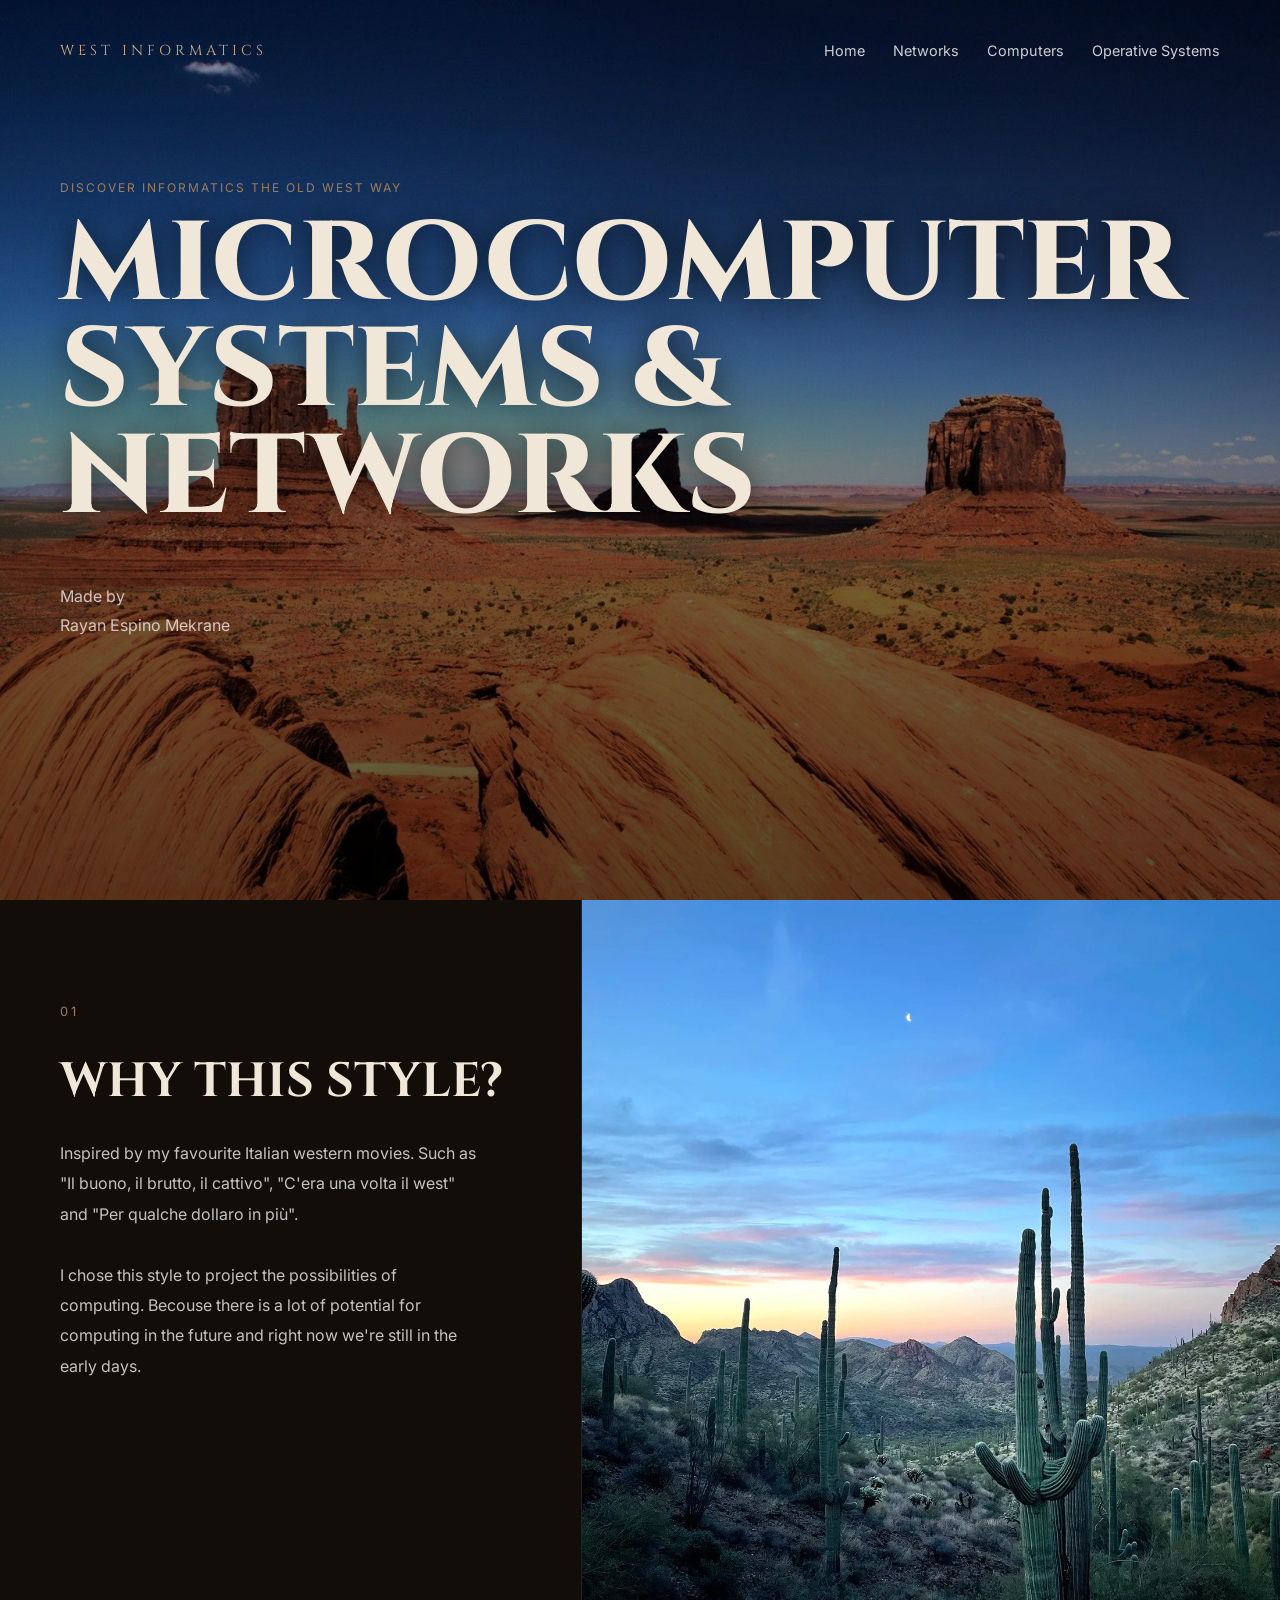
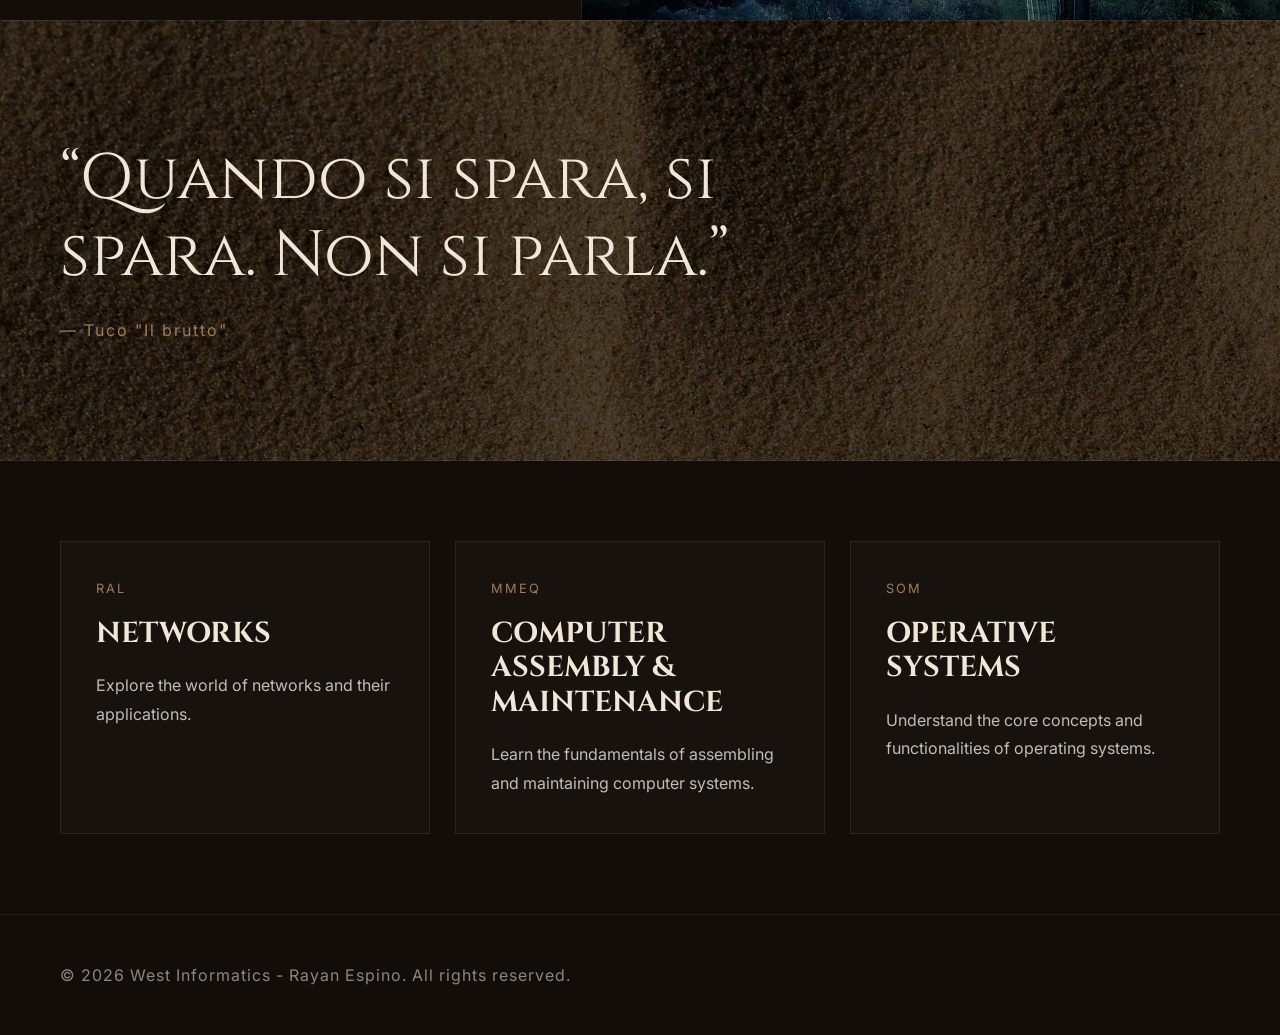
<file: index.html>
<!DOCTYPE html>
<html lang="en">
<head>
  <meta charset="UTF-8" />
  <meta name="viewport" content="width=device-width, initial-scale=1.0" />
  <title>WEST INFORMATICS</title>
  <link rel="icon" type="image/png" href="favicon.png">
  <link rel="preconnect" href="https://fonts.googleapis.com">
  <link rel="preconnect" href="https://fonts.gstatic.com" crossorigin>

  <link href="https://fonts.googleapis.com/css2?family=Cinzel:wght@400;600;800&family=Inter:wght@300;400;500&display=swap" rel="stylesheet">

  <link rel="stylesheet" href="./css/style.css" />
</head>
<body>

  <header class="hero">
    <div class="overlay"></div>

    <nav class="topbar">
      <div class="logo">WEST INFORMATICS</div>

      <ul>
        <li><a href="./index.html">Home</a></li>
        <li><a href="./pages/networks.html">Networks</a></li>
        <li><a href="./pages/computers.html">Computers</a></li>
        <li><a href="./pages/operative.html">Operative Systems</a></li>
      </ul>
    </nav>

    <div class="hero-content">
      <p class="small-line">DISCOVER INFORMATICS THE OLD WEST WAY</p>

      <h1>
        MICROCOMPUTER<br>
        SYSTEMS &<br>
        NETWORKS
      </h1>

      <div class="hero-bottom">
        <p>
          Made by<br>
          Rayan Espino Mekrane
        </p>
      </div>
    </div>
  </header>


  <!-- SECTION 1 -->
  <section class="split-section">
    <div class="text-block">
      <span class="section-number">01</span>

      <h2>WHY THIS STYLE?</h2>

      <p>
        Inspired by my favourite Italian western movies. Such as
        "Il buono, il brutto, il cattivo",
        "C'era una volta il west" and "Per qualche dollaro in più". <br><br>
        I chose this style to project the possibilities of computing.
        Becouse there is a lot of potential for computing in the future and right now we're still in the early days.<br>   
      </p>
    </div>

    <div class="image-panel"></div>
  </section>

  <!-- SECTION 2 -->
  <section class="quote-section">
    <div class="quote-wrap">
      <p class="quote">
        “Quando si spara, si spara. Non si parla.”
      </p>

      <span class="quote-author">— Tuco "Il brutto"</span>
    </div>
  </section>

  <!-- SECTION 3 -->
  <section class="cards-section">

    <div class="film-card">
      <span>RAL</span>
      <h3>NETWORKS</h3>
      <p>
        Explore the world of networks and their applications.
      </p>
    </div>

    <div class="film-card">
      <span>MMEQ</span>
      <h3>COMPUTER ASSEMBLY & MAINTENANCE</h3>
      <p>
        Learn the fundamentals of assembling and maintaining computer systems.
      </p>
    </div>

    <div class="film-card">
      <span>SOM</span>
      <h3>OPERATIVE SYSTEMS</h3>
      <p>
        Understand the core concepts and functionalities of operating systems.
      </p>
    </div>

  </section>

  <footer class="footer">
    <p>
      &copy; 2026 West Informatics - Rayan Espino. All rights reserved.
    </p>
  </footer>

  <script src="./js/script.js"></script>
</body>
</html>
</file>
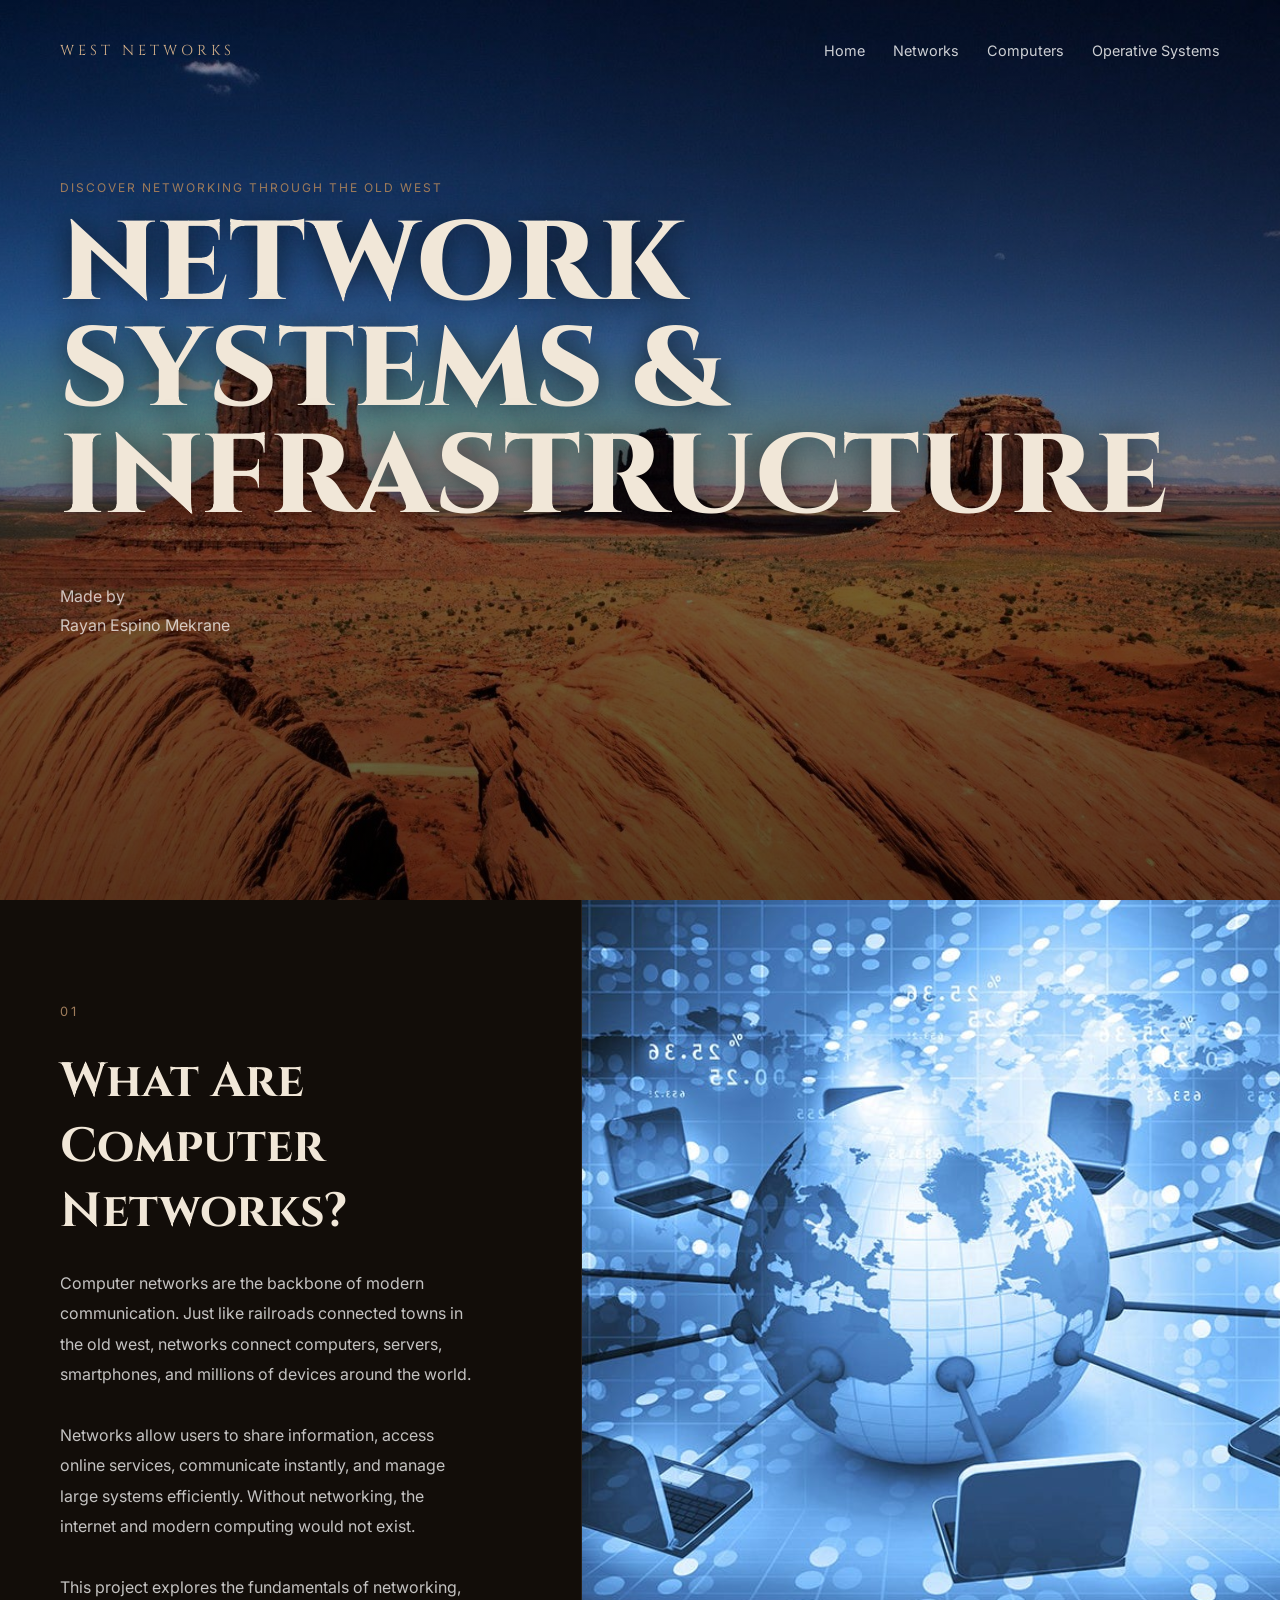
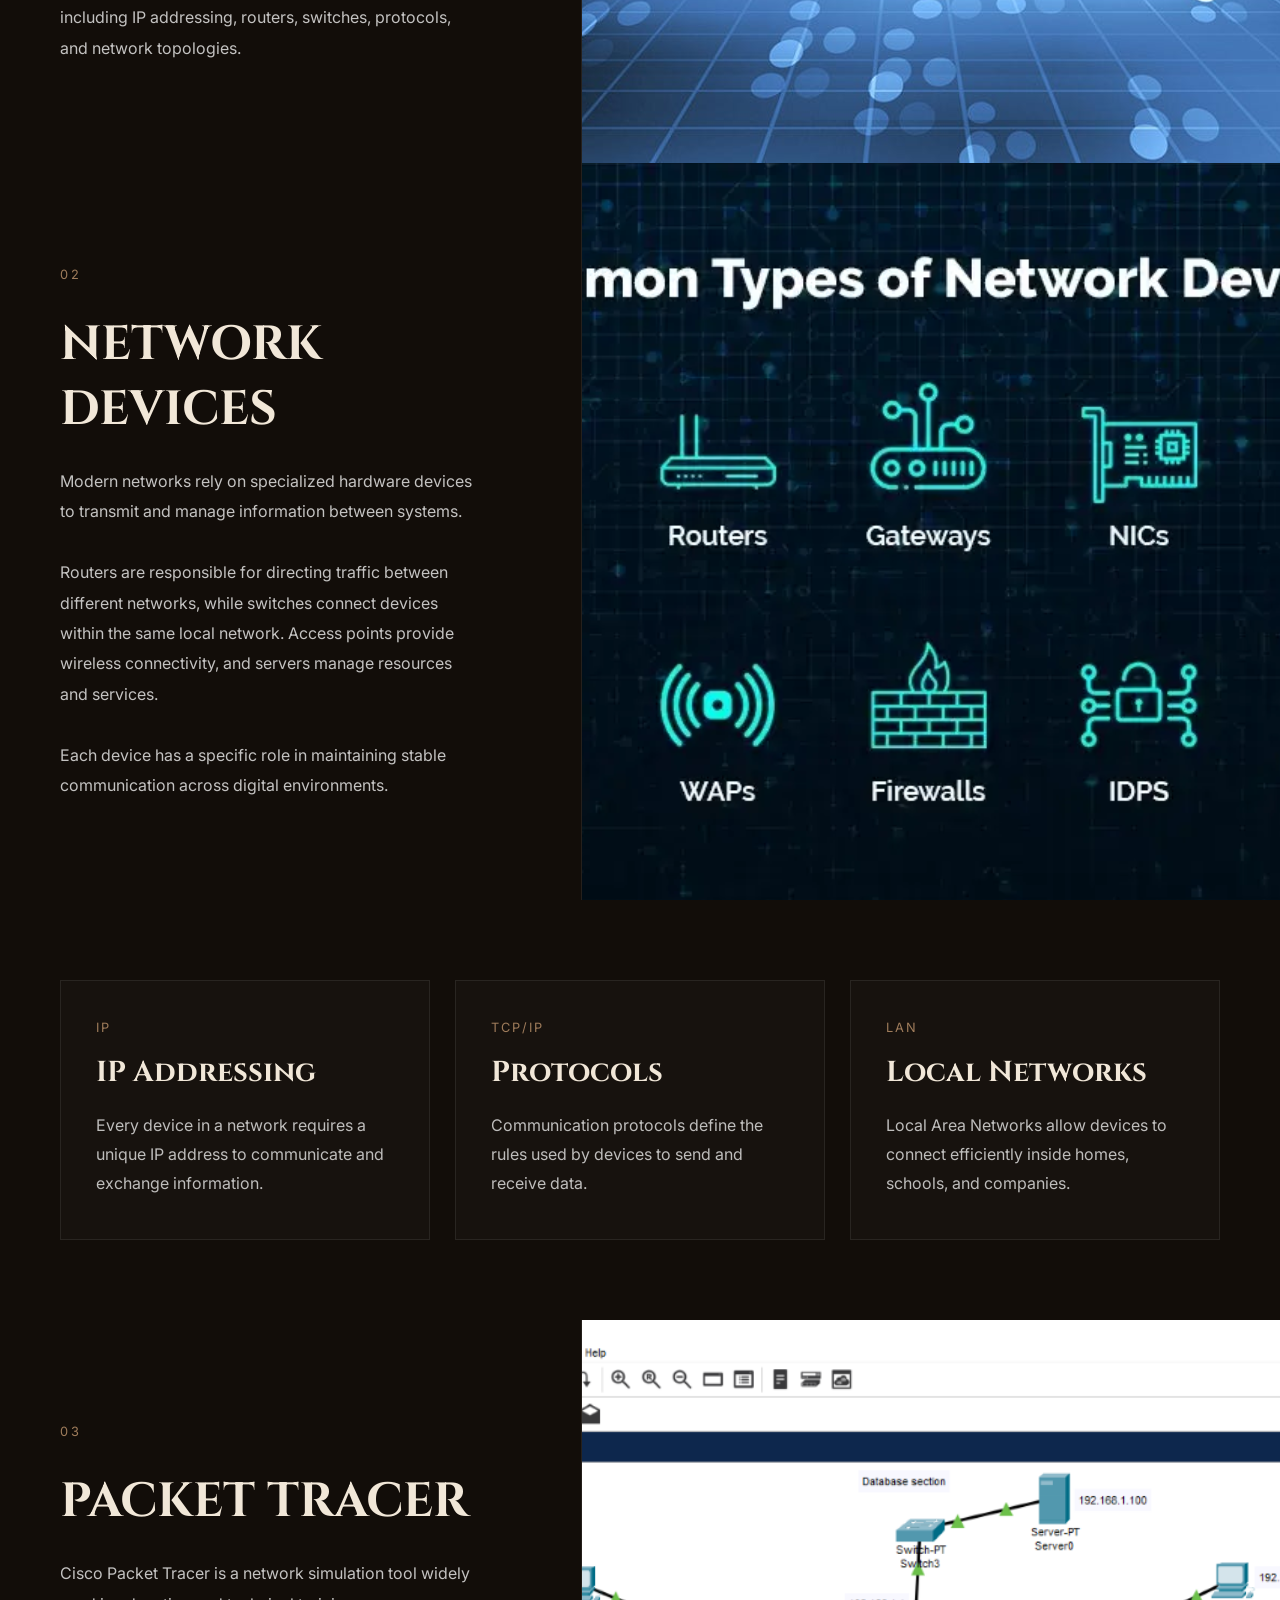
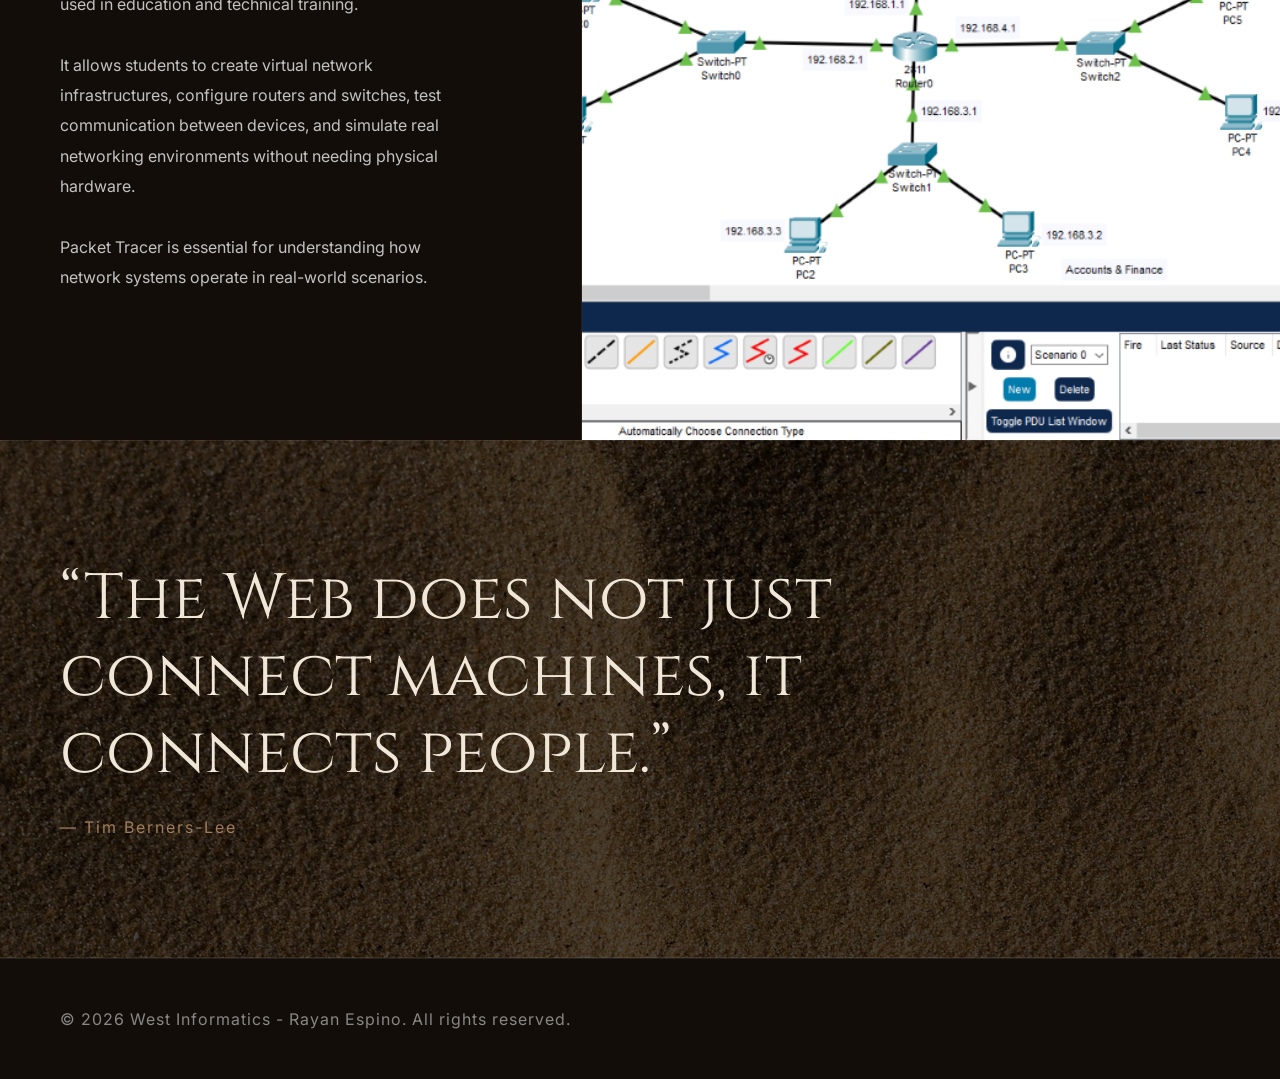
<file: pages/networks.html>
<!DOCTYPE html>
<html lang="en">
<head>
  <meta charset="UTF-8" />
  <meta name="viewport" content="width=device-width, initial-scale=1.0" />
  <title>WEST NETWORKS</title>
  <link rel="icon" type="image/png" href="../favicon.png">
  <link rel="preconnect" href="https://fonts.googleapis.com">
  <link rel="preconnect" href="https://fonts.gstatic.com" crossorigin>

  <link href="https://fonts.googleapis.com/css2?family=Cinzel:wght@400;600;800&family=Inter:wght@300;400;500&display=swap" rel="stylesheet">

  <link rel="stylesheet" href="../css/style.css" />
</head>
<body>

  <header class="hero">
    <div class="overlay"></div>

    <nav class="topbar">
      <div class="logo">WEST NETWORKS</div>

      <ul>
        <li><a href="../index.html">Home</a></li>
        <li><a href="./networks.html">Networks</a></li>
        <li><a href="./computers.html">Computers</a></li>
        <li><a href="./operative.html">Operative Systems</a></li>
      </ul>
    </nav>

    <div class="hero-content">
      <p class="small-line">DISCOVER NETWORKING THROUGH THE OLD WEST</p>

      <h1>
        NETWORK<br>
        SYSTEMS &<br>
        INFRASTRUCTURE
      </h1>

      <div class="hero-bottom">
        <p>
          Made by<br>
          Rayan Espino Mekrane
        </p>
      </div>
    </div>
  </header>


  <!-- SECTION 1 -->
  <section class="split-section">
    <div class="text-block">
      <span class="section-number">01</span>

      <h2>What Are Computer Networks?</h2>

      <p>
        Computer networks are the backbone of modern communication.
        Just like railroads connected towns in the old west,
        networks connect computers, servers, smartphones,
        and millions of devices around the world.<br><br>

        Networks allow users to share information,
        access online services, communicate instantly,
        and manage large systems efficiently.
        Without networking, the internet and modern computing
        would not exist.<br><br>

        This project explores the fundamentals of networking,
        including IP addressing, routers, switches,
        protocols, and network topologies.
      </p>
    </div>

    <div class="image-panel12"></div>
  </section>

  <!-- SECTION 2 -->
  <section class="split-section">
    <div class="text-block">
      <span class="section-number">02</span>

      <h2>NETWORK DEVICES</h2>

      <p>
        Modern networks rely on specialized hardware devices
        to transmit and manage information between systems.<br><br>

        Routers are responsible for directing traffic between
        different networks, while switches connect devices
        within the same local network.
        Access points provide wireless connectivity,
        and servers manage resources and services.<br><br>

        Each device has a specific role in maintaining
        stable communication across digital environments.
      </p>
    </div>

    <div class="image-panel13"></div>
  </section>


  <!-- SECTION 3 -->
  <section class="cards-section">

    <div class="film-card">
      <span>IP</span>
      <h3>IP Addressing</h3>

      <p>
        Every device in a network requires
        a unique IP address to communicate
        and exchange information.
      </p>
    </div>

    <div class="film-card">
      <span>TCP/IP</span>

      <h3>Protocols</h3>

      <p>
        Communication protocols define
        the rules used by devices
        to send and receive data.
      </p>
    </div>

    <div class="film-card">
      <span>LAN</span>

      <h3>Local Networks</h3>

      <p>
        Local Area Networks allow
        devices to connect efficiently
        inside homes, schools, and companies.
      </p>
    </div>

  </section>


  <!-- SECTION 4 -->
  <section class="split-section">
    <div class="text-block">
      <span class="section-number">03</span>

      <h2>PACKET TRACER</h2>

      <p>
        Cisco Packet Tracer is a network simulation tool
        widely used in education and technical training.<br><br>

        It allows students to create virtual network infrastructures,
        configure routers and switches,
        test communication between devices,
        and simulate real networking environments
        without needing physical hardware.<br><br>

        Packet Tracer is essential for understanding
        how network systems operate in real-world scenarios.
      </p>
    </div>

    <div class="image-panel14"></div>
  </section>


  <!-- SECTION 5 -->
  <section class="quote-section">
    <div class="quote-wrap">
      <p class="quote">
        “The Web does not just connect machines, it connects people.”
      </p>

      <span class="quote-author">— Tim Berners-Lee</span>
    </div>
  </section>

  <footer class="footer">
    <p>
      &copy; 2026 West Informatics - Rayan Espino. All rights reserved.
    </p>
  </footer>

  <script src="../js/script.js"></script>
</body>
</html>
</file>
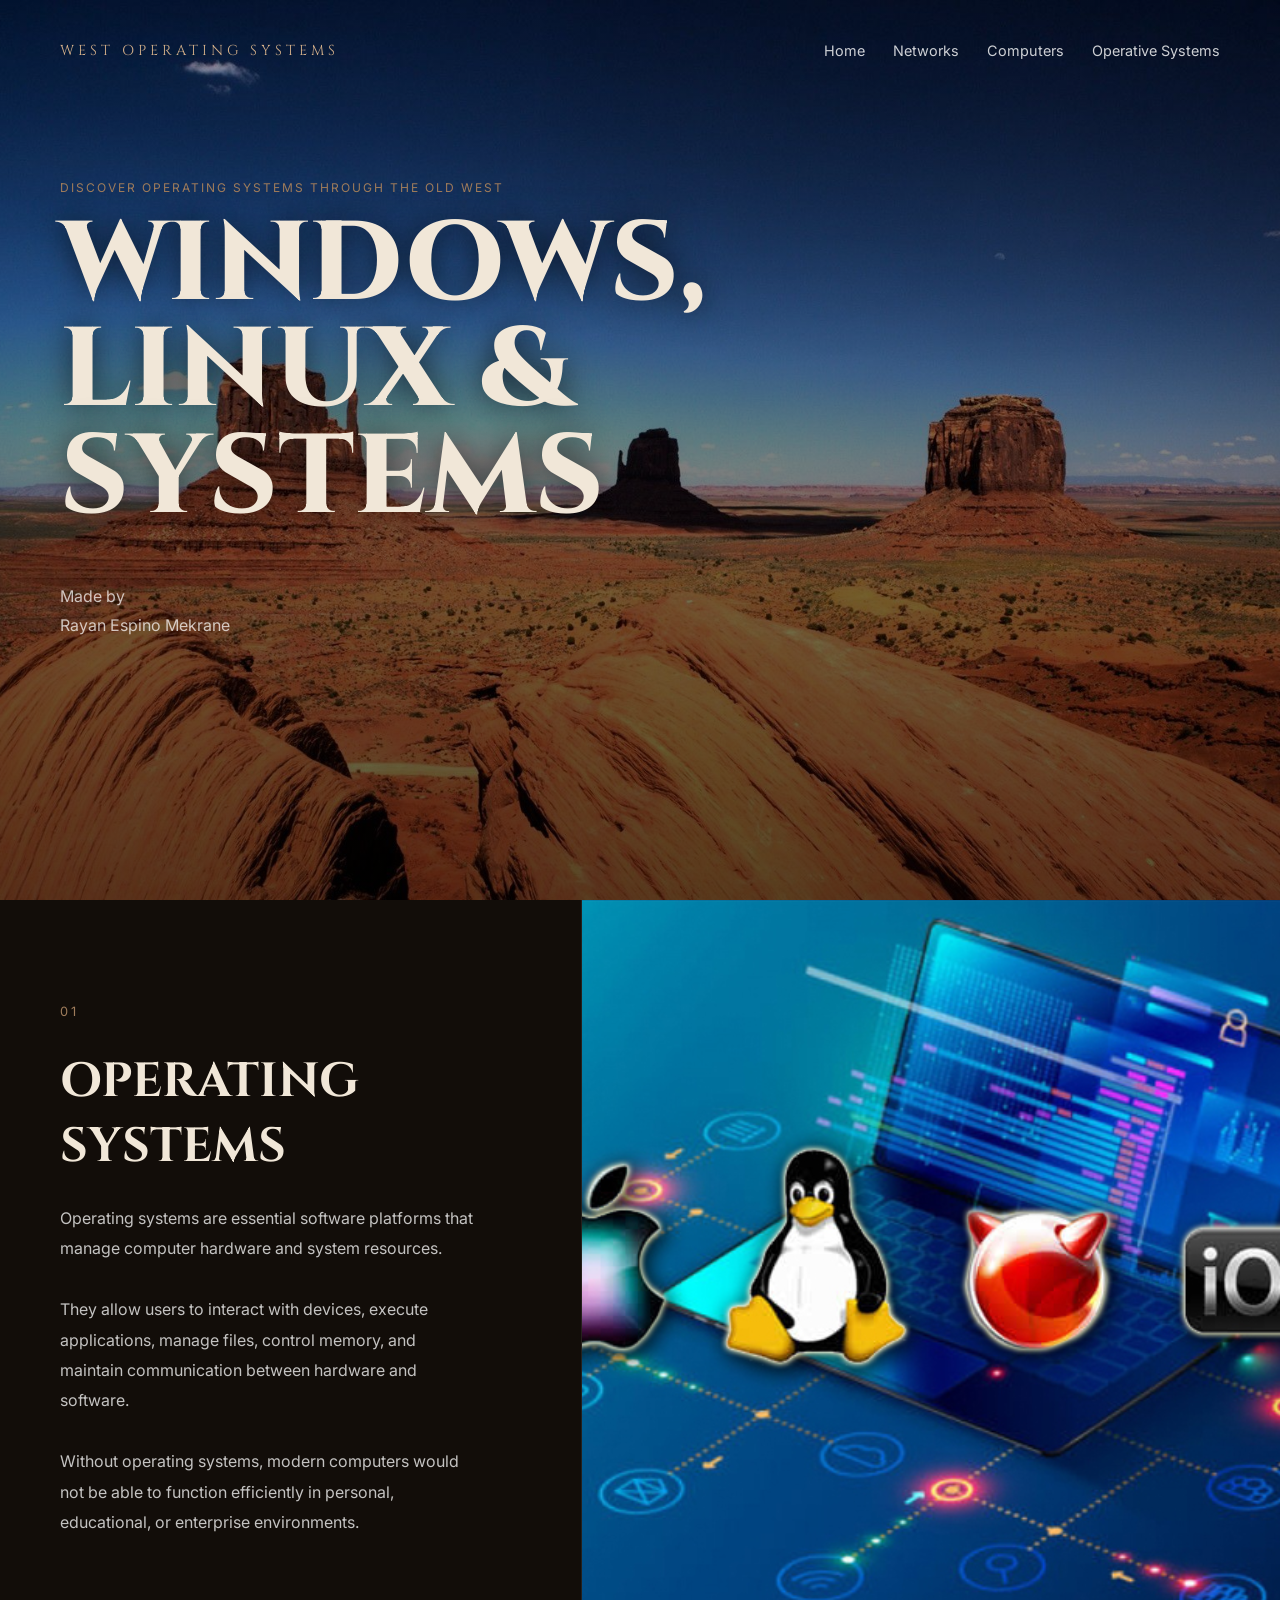
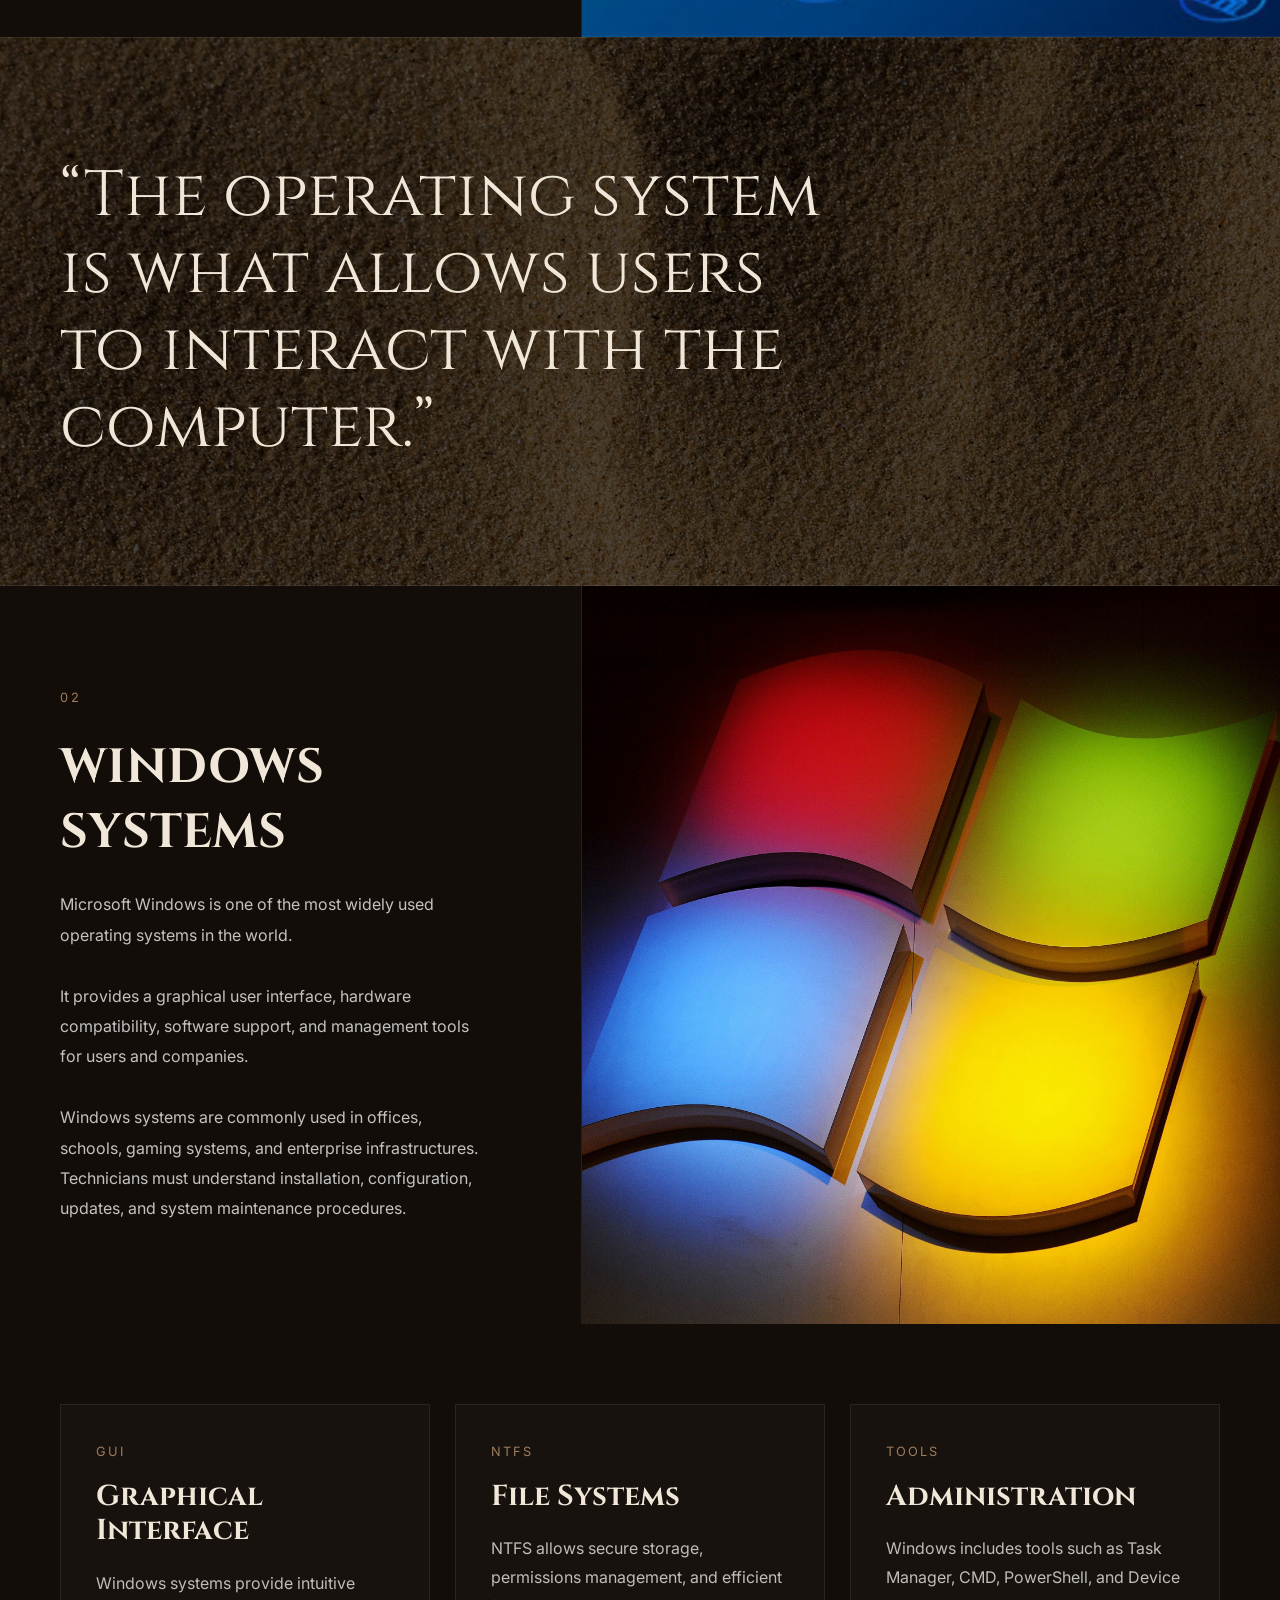
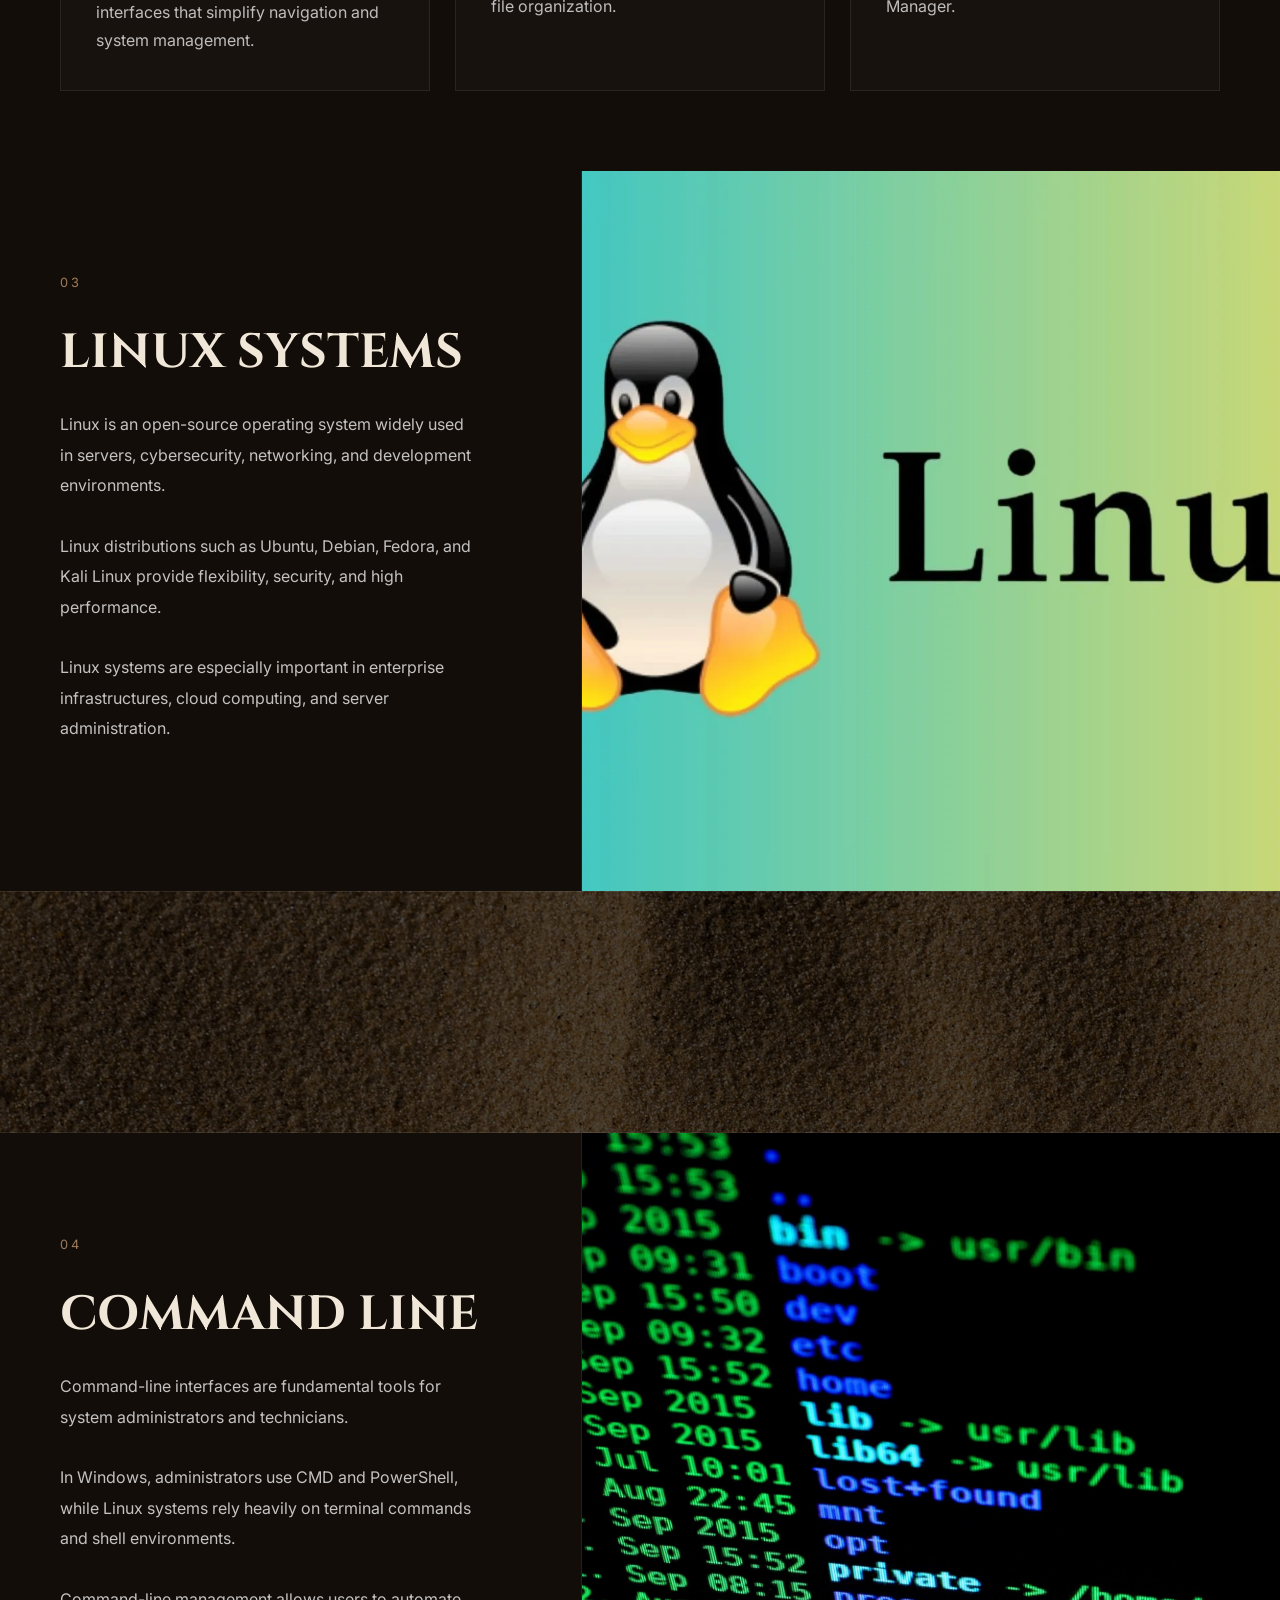
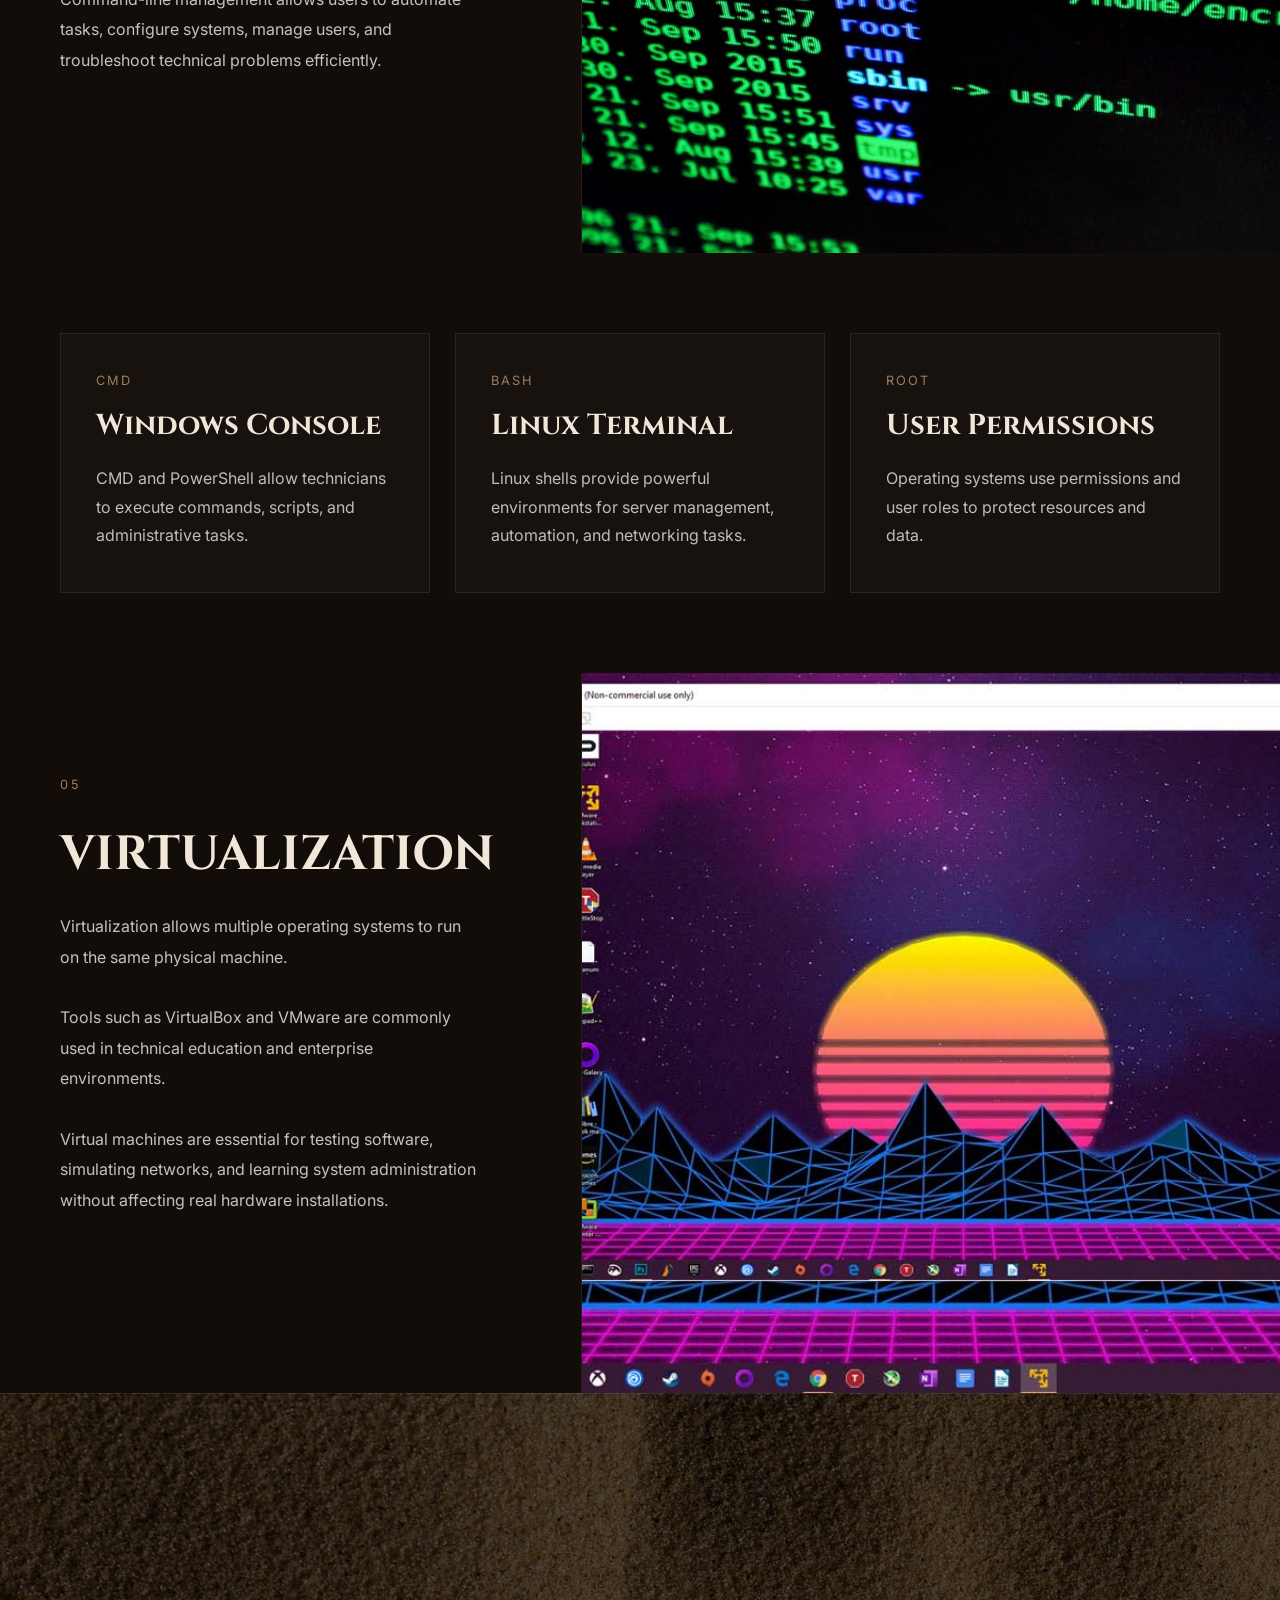
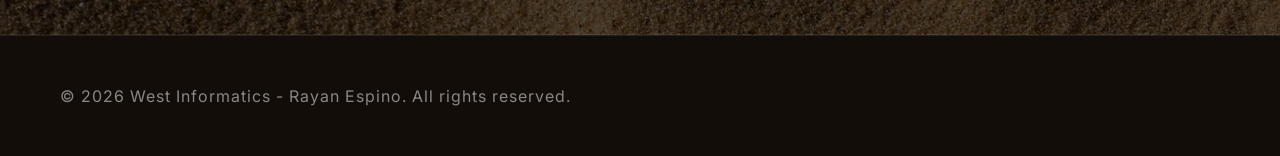
<file: pages/operative.html>
<!DOCTYPE html>
<html lang="en">
<head>
  <meta charset="UTF-8" />
  <meta name="viewport" content="width=device-width, initial-scale=1.0" />
  <title>WEST OPERATING SYSTEMS</title>
  <link rel="icon" type="image/png" href="../favicon.png">
  <link rel="preconnect" href="https://fonts.googleapis.com">
  <link rel="preconnect" href="https://fonts.gstatic.com" crossorigin>

  <link href="https://fonts.googleapis.com/css2?family=Cinzel:wght@400;600;800&family=Inter:wght@300;400;500&display=swap" rel="stylesheet">

  <link rel="stylesheet" href="../css/style.css" />
</head>
<body>

  <header class="hero">
    <div class="overlay"></div>

    <nav class="topbar">
      <div class="logo">WEST OPERATING SYSTEMS</div>

      <ul>
        <li><a href="../index.html">Home</a></li>
        <li><a href="./networks.html">Networks</a></li>
        <li><a href="./computers.html">Computers</a></li>
        <li><a href="./operative.html">Operative Systems</a></li>
      </ul>
    </nav>

    <div class="hero-content">
      <p class="small-line">DISCOVER OPERATING SYSTEMS THROUGH THE OLD WEST</p>

      <h1>
        WINDOWS,<br>
        LINUX &<br>
        SYSTEMS
      </h1>

      <div class="hero-bottom">
        <p>
          Made by<br>
          Rayan Espino Mekrane
        </p>
      </div>
    </div>
  </header>


  <!-- SECTION 1 -->
  <section class="split-section">
    <div class="text-block">
      <span class="section-number">01</span>

      <h2>OPERATING SYSTEMS</h2>

      <p>
        Operating systems are essential software platforms
        that manage computer hardware and system resources.<br><br>

        They allow users to interact with devices,
        execute applications,
        manage files,
        control memory,
        and maintain communication between hardware and software.<br><br>

        Without operating systems,
        modern computers would not be able to function efficiently
        in personal, educational, or enterprise environments.
      </p>
    </div>

    <div class="image-panel7"></div>
  </section>

  <section class="quote-section">
    <div class="quote-wrap">
      <p class="quote">
        “The operating system is what allows users to interact with the computer.”
      </p>
    </div>
  </section>


  <!-- SECTION 2 -->
  <section class="split-section">
    <div class="text-block">
      <span class="section-number">02</span>

      <h2>WINDOWS SYSTEMS</h2>

      <p>
        Microsoft Windows is one of the most widely used
        operating systems in the world.<br><br>

        It provides a graphical user interface,
        hardware compatibility,
        software support,
        and management tools for users and companies.<br><br>

        Windows systems are commonly used
        in offices, schools, gaming systems,
        and enterprise infrastructures.
        Technicians must understand installation,
        configuration,
        updates,
        and system maintenance procedures.
      </p>
    </div>

    <div class="image-panel8"></div>
  </section>


  <!-- CARDS -->
  <section class="cards-section">

    <div class="film-card">
      <span>GUI</span>

      <h3>Graphical Interface</h3>

      <p>
        Windows systems provide intuitive interfaces
        that simplify navigation
        and system management.
      </p>
    </div>

    <div class="film-card">
      <span>NTFS</span>

      <h3>File Systems</h3>

      <p>
        NTFS allows secure storage,
        permissions management,
        and efficient file organization.
      </p>
    </div>

    <div class="film-card">
      <span>TOOLS</span>

      <h3>Administration</h3>

      <p>
        Windows includes tools such as
        Task Manager,
        CMD,
        PowerShell,
        and Device Manager.
      </p>
    </div>

  </section>


  <!-- SECTION 3 -->
  <section class="split-section">
    <div class="text-block">
      <span class="section-number">03</span>

      <h2>LINUX SYSTEMS</h2>

      <p>
        Linux is an open-source operating system
        widely used in servers,
        cybersecurity,
        networking,
        and development environments.<br><br>

        Linux distributions such as Ubuntu,
        Debian,
        Fedora,
        and Kali Linux
        provide flexibility,
        security,
        and high performance.<br><br>

        Linux systems are especially important
        in enterprise infrastructures,
        cloud computing,
        and server administration.
      </p>
    </div>

    <div class="image-panel9"></div>
  </section>

  <section class="quote-section">
  </section>


  <!-- SECTION 4 -->
  <section class="split-section">
    <div class="text-block">
      <span class="section-number">04</span>

      <h2>COMMAND LINE</h2>

      <p>
        Command-line interfaces are fundamental tools
        for system administrators and technicians.<br><br>

        In Windows,
        administrators use CMD and PowerShell,
        while Linux systems rely heavily
        on terminal commands and shell environments.<br><br>

        Command-line management allows users
        to automate tasks,
        configure systems,
        manage users,
        and troubleshoot technical problems efficiently.
      </p>
    </div>

    <div class="image-panel10"></div>
  </section>


  <!-- CARDS -->
  <section class="cards-section">

    <div class="film-card">
      <span>CMD</span>

      <h3>Windows Console</h3>

      <p>
        CMD and PowerShell allow technicians
        to execute commands,
        scripts,
        and administrative tasks.
      </p>
    </div>

    <div class="film-card">
      <span>BASH</span>

      <h3>Linux Terminal</h3>

      <p>
        Linux shells provide powerful environments
        for server management,
        automation,
        and networking tasks.
      </p>
    </div>

    <div class="film-card">
      <span>ROOT</span>

      <h3>User Permissions</h3>

      <p>
        Operating systems use permissions
        and user roles
        to protect resources and data.
      </p>
    </div>

  </section>


  <!-- SECTION 5 -->
  <section class="split-section">
    <div class="text-block">
      <span class="section-number">05</span>

      <h2>VIRTUALIZATION</h2>

      <p>
        Virtualization allows multiple operating systems
        to run on the same physical machine.<br><br>

        Tools such as VirtualBox and VMware
        are commonly used in technical education
        and enterprise environments.<br><br>

        Virtual machines are essential
        for testing software,
        simulating networks,
        and learning system administration
        without affecting real hardware installations.
      </p>
    </div>

    <div class="image-panel11"></div>
  </section>

  <section class="quote-section">
  </section>

  <footer class="footer">
    <p>
      &copy; 2026 West Informatics - Rayan Espino. All rights reserved.
    </p>
  </footer>

  <script src="../js/script.js"></script>
</body>
</html>
</file>
<file: css/style.css>
* {
  margin: 0;
  padding: 0;
  box-sizing: border-box;
}

:root {
  --bg: #120d09;
  --sand: #d4b08a;
  --dust: #9f7c5b;
  --text: #f1e7d8;
  --dark: #080605;
  --line: rgba(255,255,255,0.08);
}

body {
  background: var(--bg);
  color: var(--text);
  font-family: "Inter", sans-serif;
  overflow-x: hidden;
}

.hero {
  position: relative;
  min-height: 100vh;

  /* IMAGE NAME */
  background-image: url("../assets/images/hero-desert.jpg");

  background-size: cover;
  background-position: center;
  padding: 40px 60px;
}

.overlay {
  position: absolute;
  inset: 0;

  background:
    linear-gradient(
      to bottom,
      rgba(0,0,0,0.35),
      rgba(0,0,0,0.65)
    );
}

.topbar {
  position: relative;
  z-index: 2;

  display: flex;
  justify-content: space-between;
  align-items: center;
}

.logo {
  font-family: "Cinzel", serif;
  font-size: 0.9rem;
  letter-spacing: 4px;
  color: var(--sand);
}

.topbar ul {
  display: flex;
  gap: 28px;
  list-style: none;
}

.topbar a {
  color: rgba(255,255,255,0.8);
  text-decoration: none;
  font-size: 0.9rem;
  transition: 0.3s ease;
}

.topbar a:hover {
  color: var(--sand);
}

.hero-content {
  position: relative;
  z-index: 2;

  margin-top: 120px;
  max-width: 700px;
}

.small-line {
  color: var(--dust);
  margin-bottom: 18px;
  letter-spacing: 2px;
  text-transform: uppercase;
  font-size: 0.75rem;
}

.hero h1 {
  font-family: "Cinzel", serif;
  font-size: clamp(4rem, 10vw, 7rem);
  line-height: 0.95;
  font-weight: 800;

  text-shadow: 0 0 30px rgba(0,0,0,0.6);
}

.hero-bottom {
  margin-top: 50px;

  display: flex;
  align-items: flex-end;
  gap: 50px;
}

.hero-bottom p {
  color: rgba(255,255,255,0.72);
  line-height: 1.8;
}


/* SECTION 1 */

.split-section {
  display: grid;
  grid-template-columns: 1fr 1.2fr;

  min-height: 80vh;
}

.text-block {
  padding: 100px 60px;
  border-right: 1px solid var(--line);
}

.section-number {
  display: inline-block;
  color: var(--dust);
  margin-bottom: 30px;
  font-size: 0.8rem;
  letter-spacing: 3px;
}

.text-block h2 {
  font-family: "Cinzel", serif;
  font-size: 3rem;
  margin-bottom: 24px;
}

.text-block p {
  max-width: 420px;
  line-height: 1.9;
  color: rgba(255,255,255,0.75);
}

.image-panel {

  background-image: url("../assets/images/gunslinger.jpg");

  background-size: cover;
  background-position: center;
}

.image-panel2 {

  background-image: url("../assets/images/ordenadordesmontado.jpg");

  background-size: cover;
  background-position: center;
}

.image-panel3 {

  background-image: url("../assets/images/top-view-hard-drive-with-light.jpg");

  background-size: cover;
  background-position: center;
}

.image-panel4 {

  background-image: url("../assets/images/cleaning-dust-from-your-pc-1.png");

  background-size: cover;
  background-position: center;
}

.image-panel5 {

  background-image: url("../assets/images/2026-01-08-image-2.png");

  background-size: cover;
  background-position: center;
}

.image-panel6 {

  background-image: url("../assets/images/1744568269184.jpg");

  background-size: cover;
  background-position: center;
}

.image-panel7 {

  background-image: url("../assets/images/introduccion-sistemas-operativos.jpg");

  background-size: cover;
  background-position: center;
}

.image-panel8 {

  background-image: url("../assets/images/35-anos-de-la-llegada-de-windows-2.jpg");

  background-size: cover;
  background-position: center;
}

.image-panel9 {

  background-image: url("../assets/images/linux.jpg");

  background-size: cover;
  background-position: center;
}

.image-panel10 {

  background-image: url("../assets/images/pexels-pixabay-207580.jpg");

  background-size: cover;
  background-position: center;
}

.image-panel11 {

  background-image: url("../assets/images/create-virtual-machine-existing-windows-10-pc-hero.jpg");

  background-size: cover;
  background-position: center;
}

.image-panel12 {

  background-image: url("../assets/images/1_Ol-yNPJzAYh7Kyh-Xubwxg.jpg");

  background-size: cover;
  background-position: center;
}

.image-panel13 {

  background-image: url("../assets/images/Common-Types-of-Network-Devices-1.png");

  background-size: cover;
  background-position: center;
}

.image-panel14 {

  background-image: url("../assets/images/Screenshot-\(74\).png");

  background-size: cover;
  background-position: center;
}

.quote-section {
  padding: 120px 60px;
  border-top: 1px solid var(--line);
  border-bottom: 1px solid var(--line);

  background-image:
    linear-gradient(rgba(0,0,0,0.7), rgba(0,0,0,0.7)),
    url("../assets/images/dust-texture.jpg");

  background-size: cover;
  background-position: center;
}

.quote-wrap {
  max-width: 800px;
}

.quote {
  font-family: "Cinzel", serif;
  font-size: clamp(2rem, 5vw, 4rem);
  line-height: 1.2;
}

.quote-author {
  display: inline-block;
  margin-top: 25px;
  color: var(--dust);
  letter-spacing: 2px;
}


/* CARDS */

.cards-section {
  display: grid;
  grid-template-columns: repeat(3, 1fr);
  gap: 25px;

  padding: 80px 60px;
}

.film-card {
  border: 1px solid var(--line);
  padding: 35px;
  min-height: 260px;

  background: rgba(255,255,255,0.02);

  transition: transform 0.3s ease;
}

.film-card:hover {
  transform: translateY(-6px);
}

.film-card span {
  color: var(--dust);
  letter-spacing: 2px;
  font-size: 0.8rem;
}

.film-card h3 {
  margin: 20px 0;
  font-family: "Cinzel", serif;
  font-size: 1.8rem;
  line-height: 1.2;
}

.film-card p {
  color: rgba(255,255,255,0.72);
  line-height: 1.8;
}

.footer {
  padding: 50px 60px;
  border-top: 1px solid var(--line);
}

.footer p {
  color: rgba(255,255,255,0.5);
  letter-spacing: 1px;
}

@media (max-width: 900px) {

  .split-section {
    grid-template-columns: 1fr;
  }

  .image-panel {
    min-height: 400px;
  }

  .cards-section {
    grid-template-columns: 1fr;
  }

  .hero-bottom {
    flex-direction: column;
    align-items: flex-start;
  }

  .topbar {
    flex-direction: column;
    align-items: flex-start;
    gap: 20px;
  }
}

@media (max-width: 600px) {

  .hero,
  .text-block,
  .quote-section,
  .cards-section,
  .footer {
    padding-left: 24px;
    padding-right: 24px;
  }

  .hero h1 {
    font-size: 3.5rem;
  }
}
</file>
